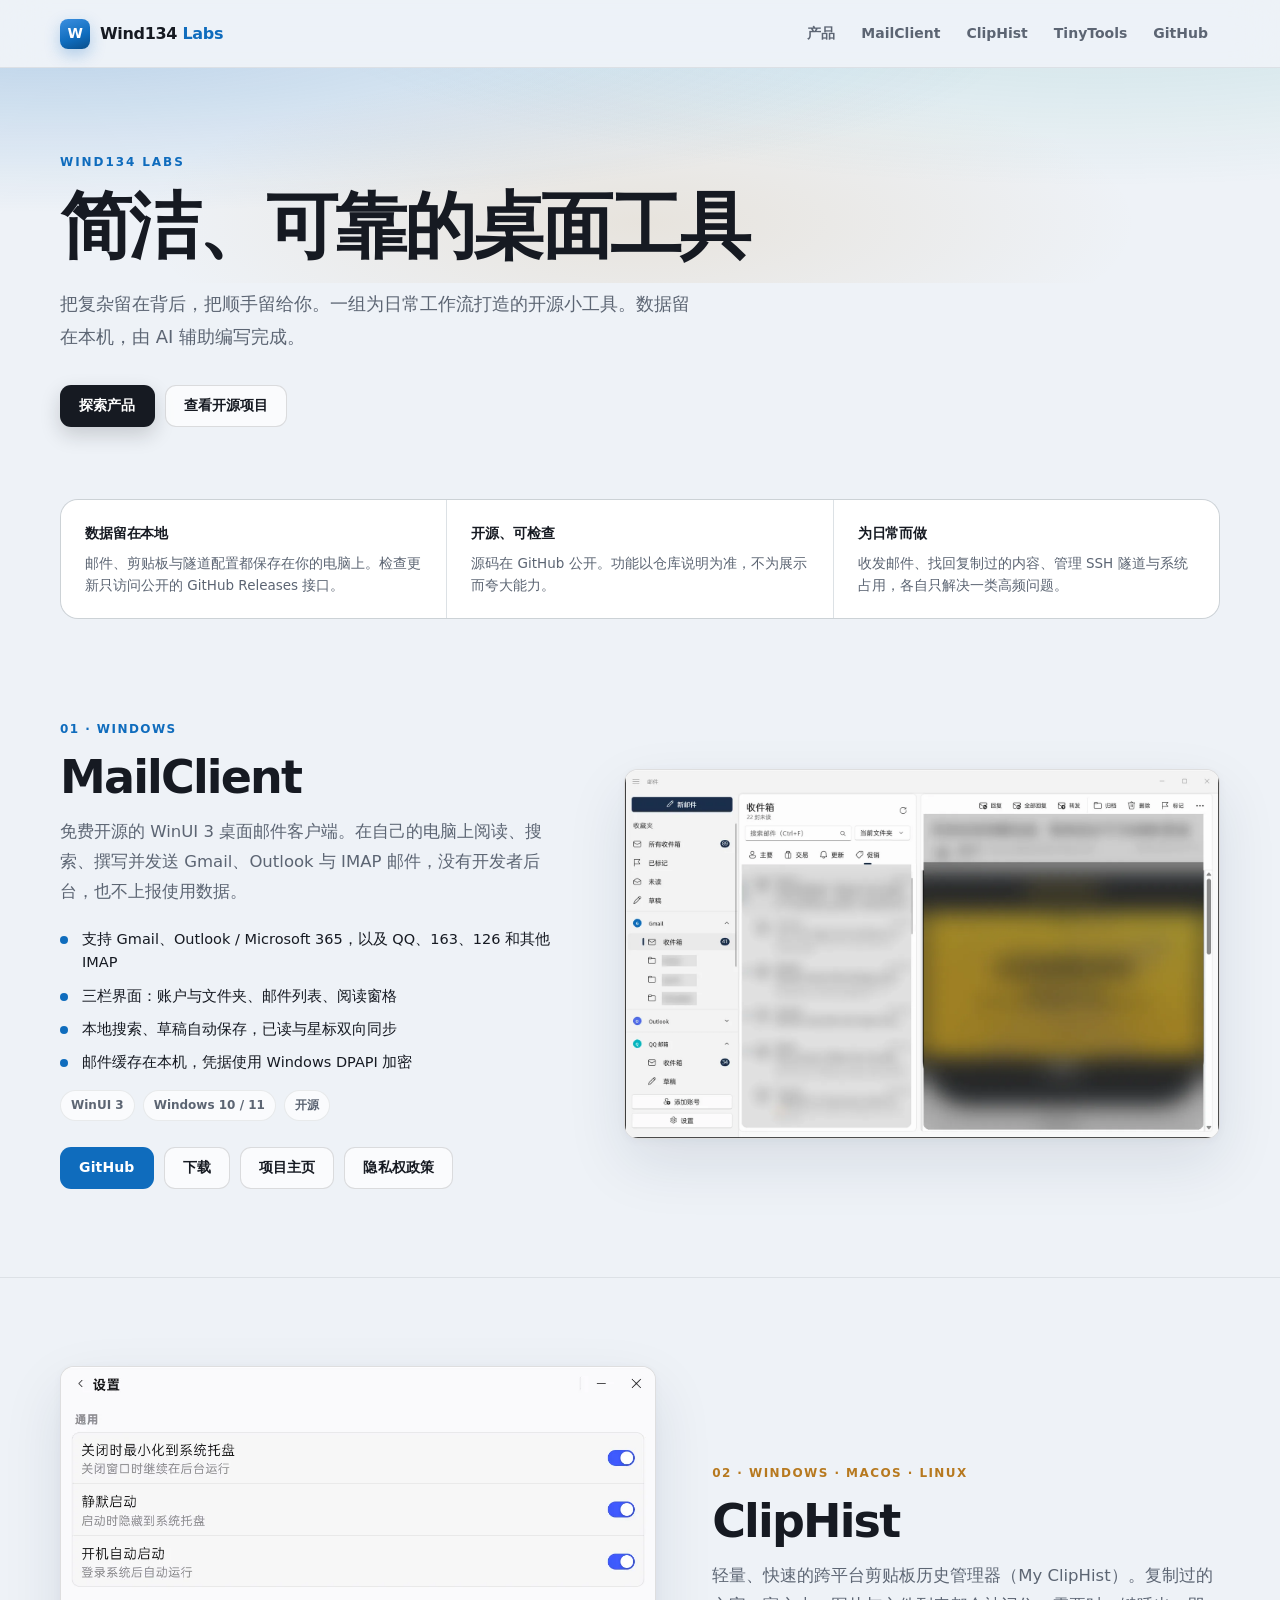
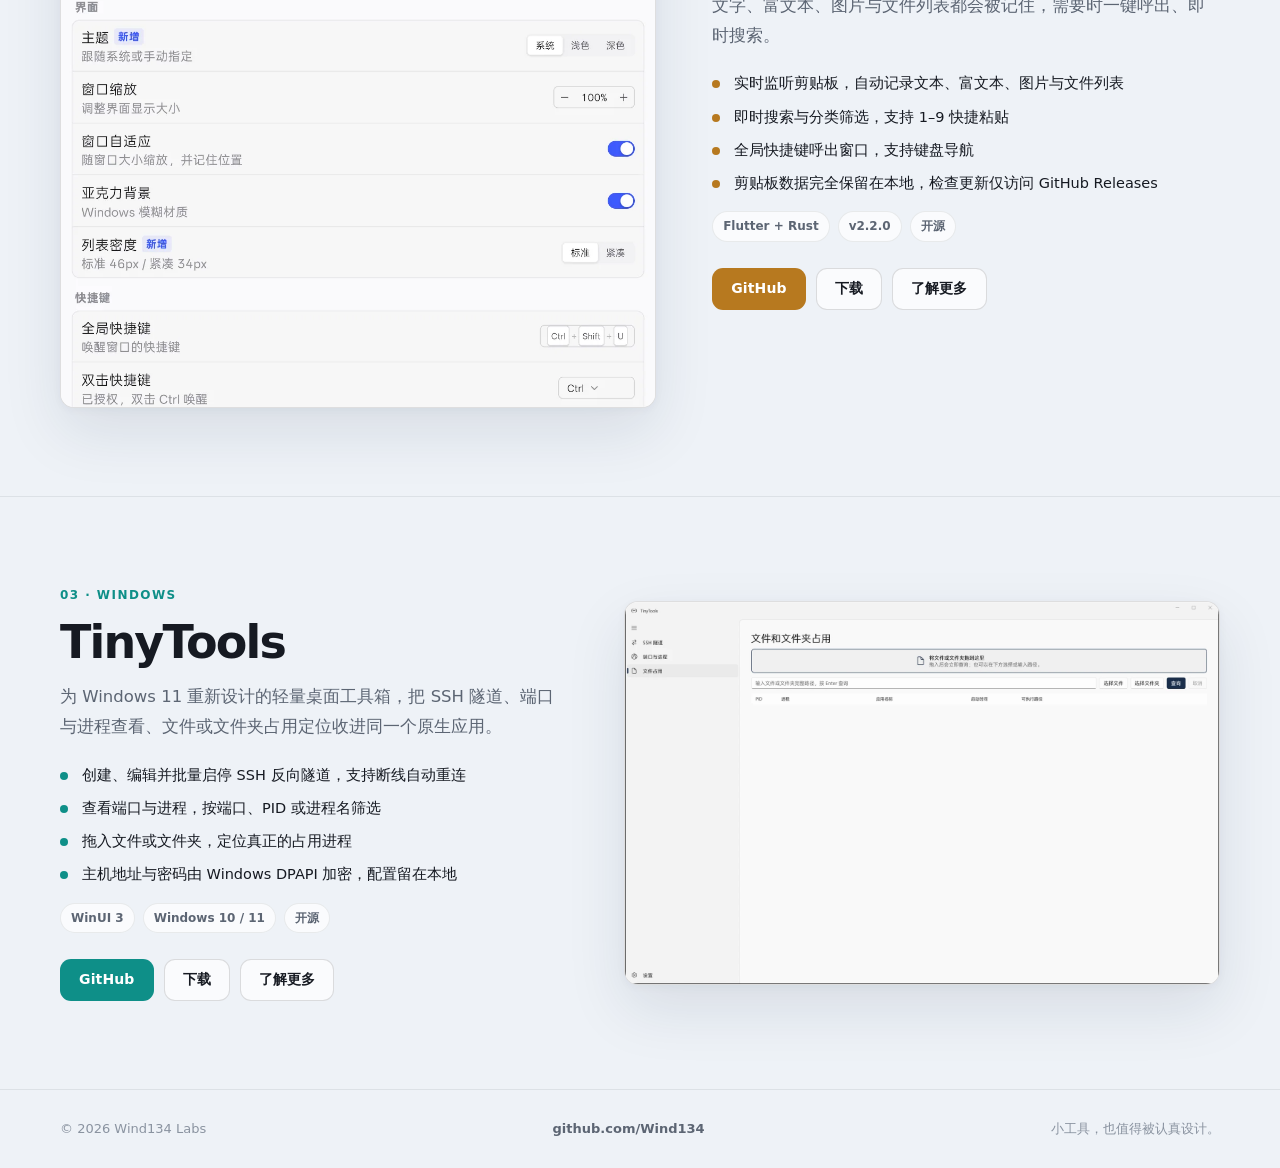
<file: index.html>
<!doctype html>
<html lang="zh-CN">
<head>
  <meta charset="utf-8">
  <meta name="viewport" content="width=device-width, initial-scale=1">
  <title>Wind134 Labs — 简洁、可靠的桌面工具</title>
  <meta name="description" content="Wind134 Labs：一组开源桌面工具。MailClient 本地邮件客户端、ClipHist 剪贴板历史，以及 TinyTools（SSH 隧道、端口与文件占用）。数据留在本机。">
  <meta name="theme-color" content="#eef2f7" media="(prefers-color-scheme: light)">
  <meta name="theme-color" content="#0b0f14" media="(prefers-color-scheme: dark)">
  <meta property="og:title" content="Wind134 Labs — 简洁、可靠的桌面工具">
  <meta property="og:description" content="MailClient、ClipHist 与 TinyTools：开源、本地、面向日常工作流的桌面工具。">
  <meta property="og:type" content="website">
  <meta property="og:url" content="https://wind134.github.io/site/">
  <meta property="og:image" content="https://wind134.github.io/site/assets/og-products.png">
  <meta property="og:image:width" content="1200">
  <meta property="og:image:height" content="630">
  <meta property="og:image:alt" content="Wind134 Labs — 简洁、可靠的桌面工具">
  <meta name="twitter:card" content="summary_large_image">
  <meta name="twitter:title" content="Wind134 Labs — 简洁、可靠的桌面工具">
  <meta name="twitter:description" content="MailClient、ClipHist 与 TinyTools：开源、本地、面向日常工作流的桌面工具。">
  <meta name="twitter:image" content="https://wind134.github.io/site/assets/og-products.png">
  <link rel="icon" href="./assets/favicon-32.png" type="image/png" sizes="32x32">
  <link rel="apple-touch-icon" href="./assets/favicon-192.png">
  <link rel="icon" href="./assets/tinytools.ico">
  <link rel="stylesheet" href="./assets/site.css">
</head>
<body>
  <a class="skip" href="#products">跳到产品</a>
  <header class="site-header">
    <a class="wordmark" href="./" aria-label="Wind134 Labs 首页">
      <span class="wordmark-mark">W</span>
      <span>Wind134 <b>Labs</b></span>
    </a>
    <nav aria-label="主导航">
      <a href="#products">产品</a>
      <a class="nav-hide" href="./mailclient/">MailClient</a>
      <a class="nav-hide" href="./cliphist/">ClipHist</a>
      <a class="nav-hide" href="./tinytools/">TinyTools</a>
      <a href="https://github.com/Wind134" target="_blank" rel="noopener">GitHub</a>
    </nav>
  </header>

  <main>
    <section class="hero">
      <div class="hero-inner">
        <p class="kicker">Wind134 Labs</p>
        <h1>简洁、可靠的<br class="break-sm">桌面工具</h1>
        <p class="hero-lead">把复杂留在背后，把顺手留给你。一组为日常工作流打造的开源小工具。数据留在本机，由 AI 辅助编写完成。</p>
        <div class="actions">
          <a class="btn btn-primary" href="#products">探索产品</a>
          <a class="btn btn-ghost" href="https://github.com/Wind134" target="_blank" rel="noopener">查看开源项目</a>
        </div>
      </div>
    </section>

    <section class="principles" aria-label="设计原则">
      <article>
        <h2>数据留在本地</h2>
        <p>邮件、剪贴板与隧道配置都保存在你的电脑上。检查更新只访问公开的 GitHub Releases 接口。</p>
      </article>
      <article>
        <h2>开源、可检查</h2>
        <p>源码在 GitHub 公开。功能以仓库说明为准，不为展示而夸大能力。</p>
      </article>
      <article>
        <h2>为日常而做</h2>
        <p>收发邮件、找回复制过的内容、管理 SSH 隧道与系统占用，各自只解决一类高频问题。</p>
      </article>
    </section>

    <div id="products">
      <section class="showcase mail" id="mailclient">
        <div class="showcase-copy">
          <p class="eyebrow">01  ·  Windows</p>
          <h2>MailClient</h2>
          <p class="lede">免费开源的 WinUI 3 桌面邮件客户端。在自己的电脑上阅读、搜索、撰写并发送 Gmail、Outlook 与 IMAP 邮件，没有开发者后台，也不上报使用数据。</p>
          <ul class="features">
            <li>支持 Gmail、Outlook / Microsoft 365，以及 QQ、163、126 和其他 IMAP</li>
            <li>三栏界面：账户与文件夹、邮件列表、阅读窗格</li>
            <li>本地搜索、草稿自动保存，已读与星标双向同步</li>
            <li>邮件缓存在本机，凭据使用 Windows DPAPI 加密</li>
          </ul>
          <div class="meta"><span>WinUI 3</span><span>Windows 10 / 11</span><span>开源</span></div>
          <div class="actions">
            <a class="btn btn-mail" href="https://github.com/Wind134/MailClient" target="_blank" rel="noopener">GitHub</a>
            <a class="btn btn-ghost" href="https://github.com/Wind134/MailClient/releases" target="_blank" rel="noopener">下载</a>
            <a class="btn btn-ghost" href="https://mailclient.forxray.top/" target="_blank" rel="noopener">项目主页</a>
            <a class="btn btn-ghost" href="https://mailclient.forxray.top/privacy.html" target="_blank" rel="noopener">隐私权政策</a>
          </div>
        </div>
        <figure class="shot">
          <div class="shot-frame">
            <a href="./assets/screenshots/mailclient.png" data-zoom aria-label="放大 MailClient 截图">
              <picture>
                <source type="image/webp" srcset="./assets/screenshots/mailclient.webp">
                <img src="./assets/screenshots/mailclient.png" width="1600" height="990" alt="MailClient 三栏主界面：左侧账户与文件夹、中间邮件列表、右侧阅读窗格。账号名称与邮件内容已脱敏。">
              </picture>
            </a>
          </div>
        </figure>
      </section>

      <section class="showcase clip" id="cliphist">
        <div class="showcase-copy">
          <p class="eyebrow">02  ·  Windows · macOS · Linux</p>
          <h2>ClipHist</h2>
          <p class="lede">轻量、快速的跨平台剪贴板历史管理器（My ClipHist）。复制过的文字、富文本、图片与文件列表都会被记住，需要时一键呼出、即时搜索。</p>
          <ul class="features">
            <li>实时监听剪贴板，自动记录文本、富文本、图片与文件列表</li>
            <li>即时搜索与分类筛选，支持 1–9 快捷粘贴</li>
            <li>全局快捷键呼出窗口，支持键盘导航</li>
            <li>剪贴板数据完全保留在本地，检查更新仅访问 GitHub Releases</li>
          </ul>
          <div class="meta"><span>Flutter + Rust</span><span>v2.2.0</span><span>开源</span></div>
          <div class="actions">
            <a class="btn btn-clip" href="https://github.com/Wind134/cliphist" target="_blank" rel="noopener">GitHub</a>
            <a class="btn btn-ghost" href="https://github.com/Wind134/cliphist/releases" target="_blank" rel="noopener">下载</a>
            <a class="btn btn-ghost" href="./cliphist/">了解更多</a>
          </div>
        </div>
        <figure class="shot">
          <div class="shot-frame clip-shot">
            <a href="./assets/screenshots/cliphist.png" data-zoom aria-label="放大 ClipHist 截图">
              <picture>
                <source type="image/webp" srcset="./assets/screenshots/cliphist.webp">
                <img src="./assets/screenshots/cliphist.png" width="1117" height="1678" alt="My ClipHist 设置页：通用、界面、快捷键、数据与关于，当前版本 2.2.0。">
              </picture>
            </a>
          </div>
        </figure>
      </section>

      <section class="showcase tiny" id="tinytools">
        <div class="showcase-copy">
          <p class="eyebrow">03  ·  Windows</p>
          <h2>TinyTools</h2>
          <p class="lede">为 Windows 11 重新设计的轻量桌面工具箱，把 SSH 隧道、端口与进程查看、文件或文件夹占用定位收进同一个原生应用。</p>
          <ul class="features">
            <li>创建、编辑并批量启停 SSH 反向隧道，支持断线自动重连</li>
            <li>查看端口与进程，按端口、PID 或进程名筛选</li>
            <li>拖入文件或文件夹，定位真正的占用进程</li>
            <li>主机地址与密码由 Windows DPAPI 加密，配置留在本地</li>
          </ul>
          <div class="meta"><span>WinUI 3</span><span>Windows 10 / 11</span><span>开源</span></div>
          <div class="actions">
            <a class="btn btn-tiny" href="https://github.com/Wind134/SSH-Tunnel-Manager" target="_blank" rel="noopener">GitHub</a>
            <a class="btn btn-ghost" href="https://github.com/Wind134/SSH-Tunnel-Manager/releases" target="_blank" rel="noopener">下载</a>
            <a class="btn btn-ghost" href="./tinytools/">了解更多</a>
          </div>
        </div>
        <figure class="shot" data-screenshot="ssh-tunnel-manager" data-base="./assets/screenshots/" data-alt="TinyTools 应用界面截图。">
          <div class="shot-frame is-placeholder">
            <div class="shot-placeholder">
              <div class="mark" aria-hidden="true">T</div>
              <h3>TinyTools</h3>
              <p>截图即将更新</p>
            </div>
          </div>
        </figure>
      </section>
    </div>
  </main>

  <footer class="site-footer">
    <span>© 2026 Wind134 Labs</span>
    <a href="https://github.com/Wind134" target="_blank" rel="noopener">github.com/Wind134</a>
    <span>小工具，也值得被认真设计。</span>
  </footer>
  <script src="./assets/site.js" defer></script>
</body>
</html>
</file>
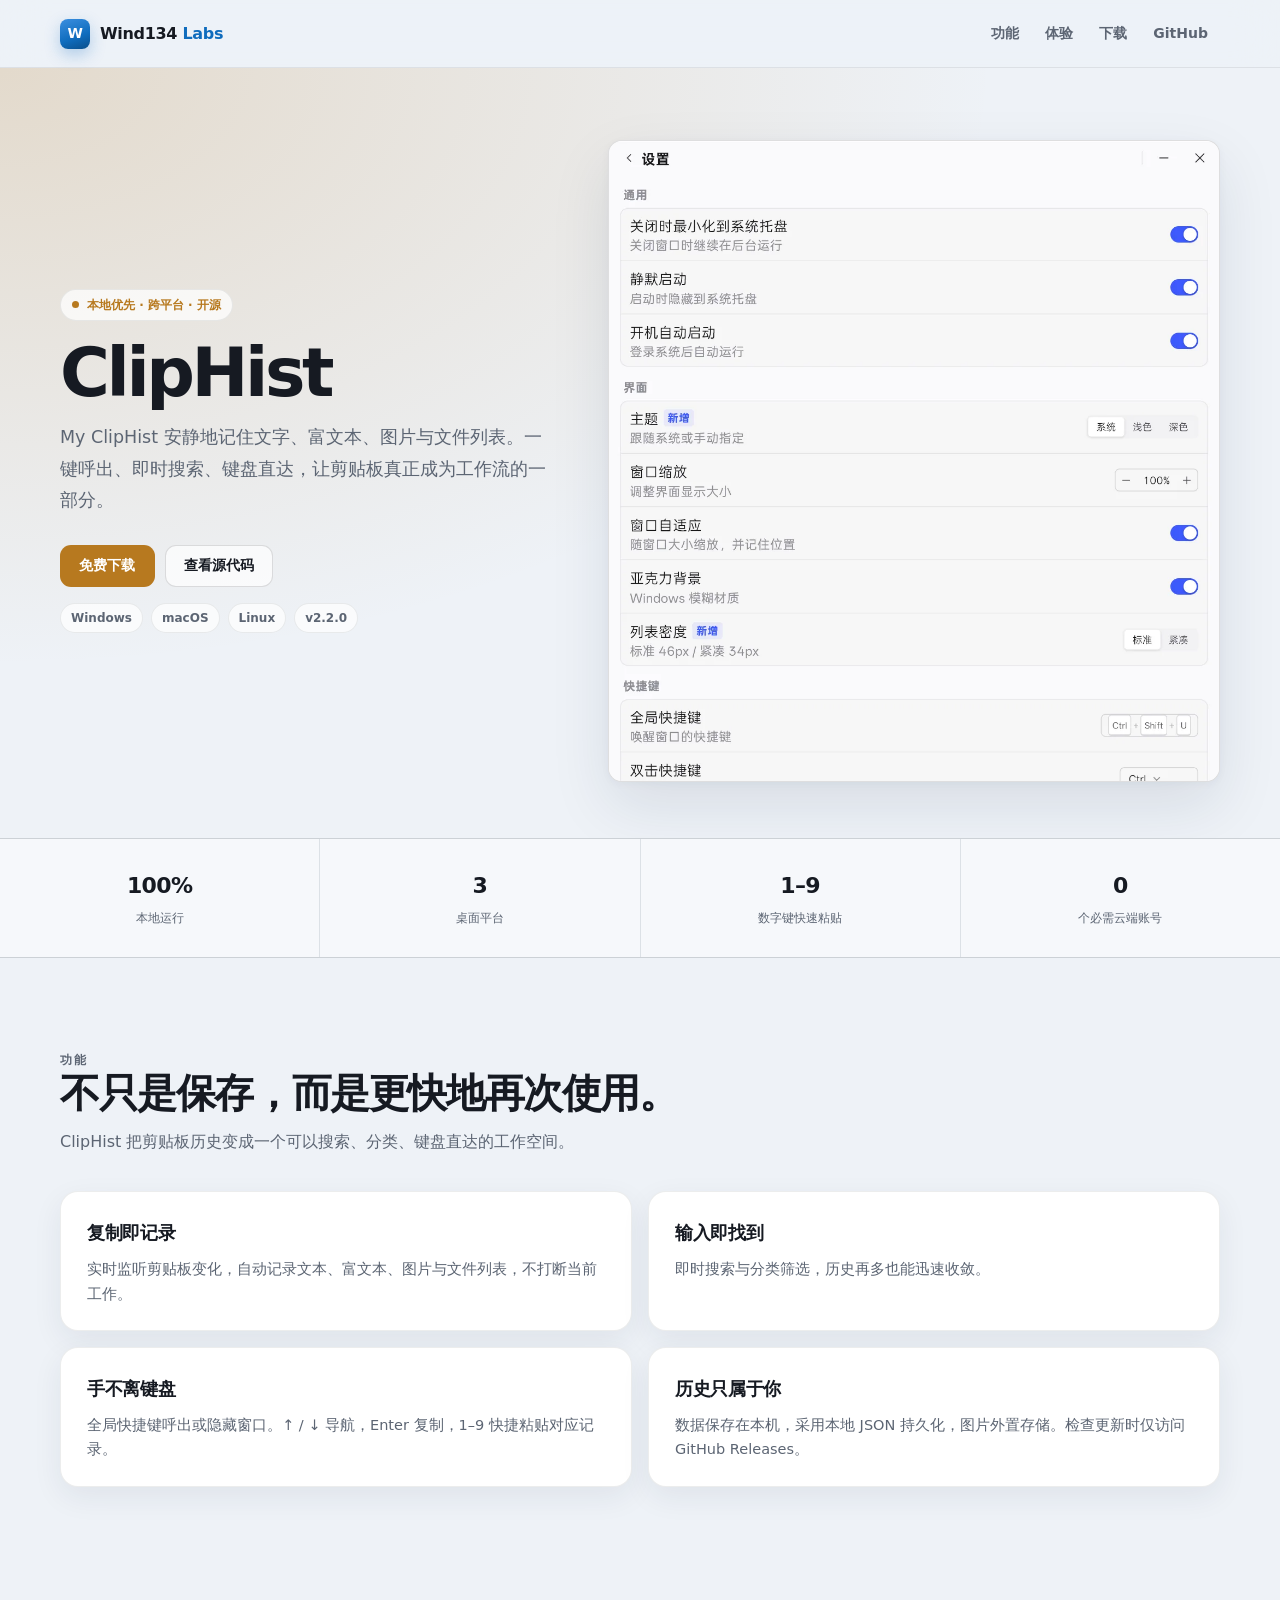
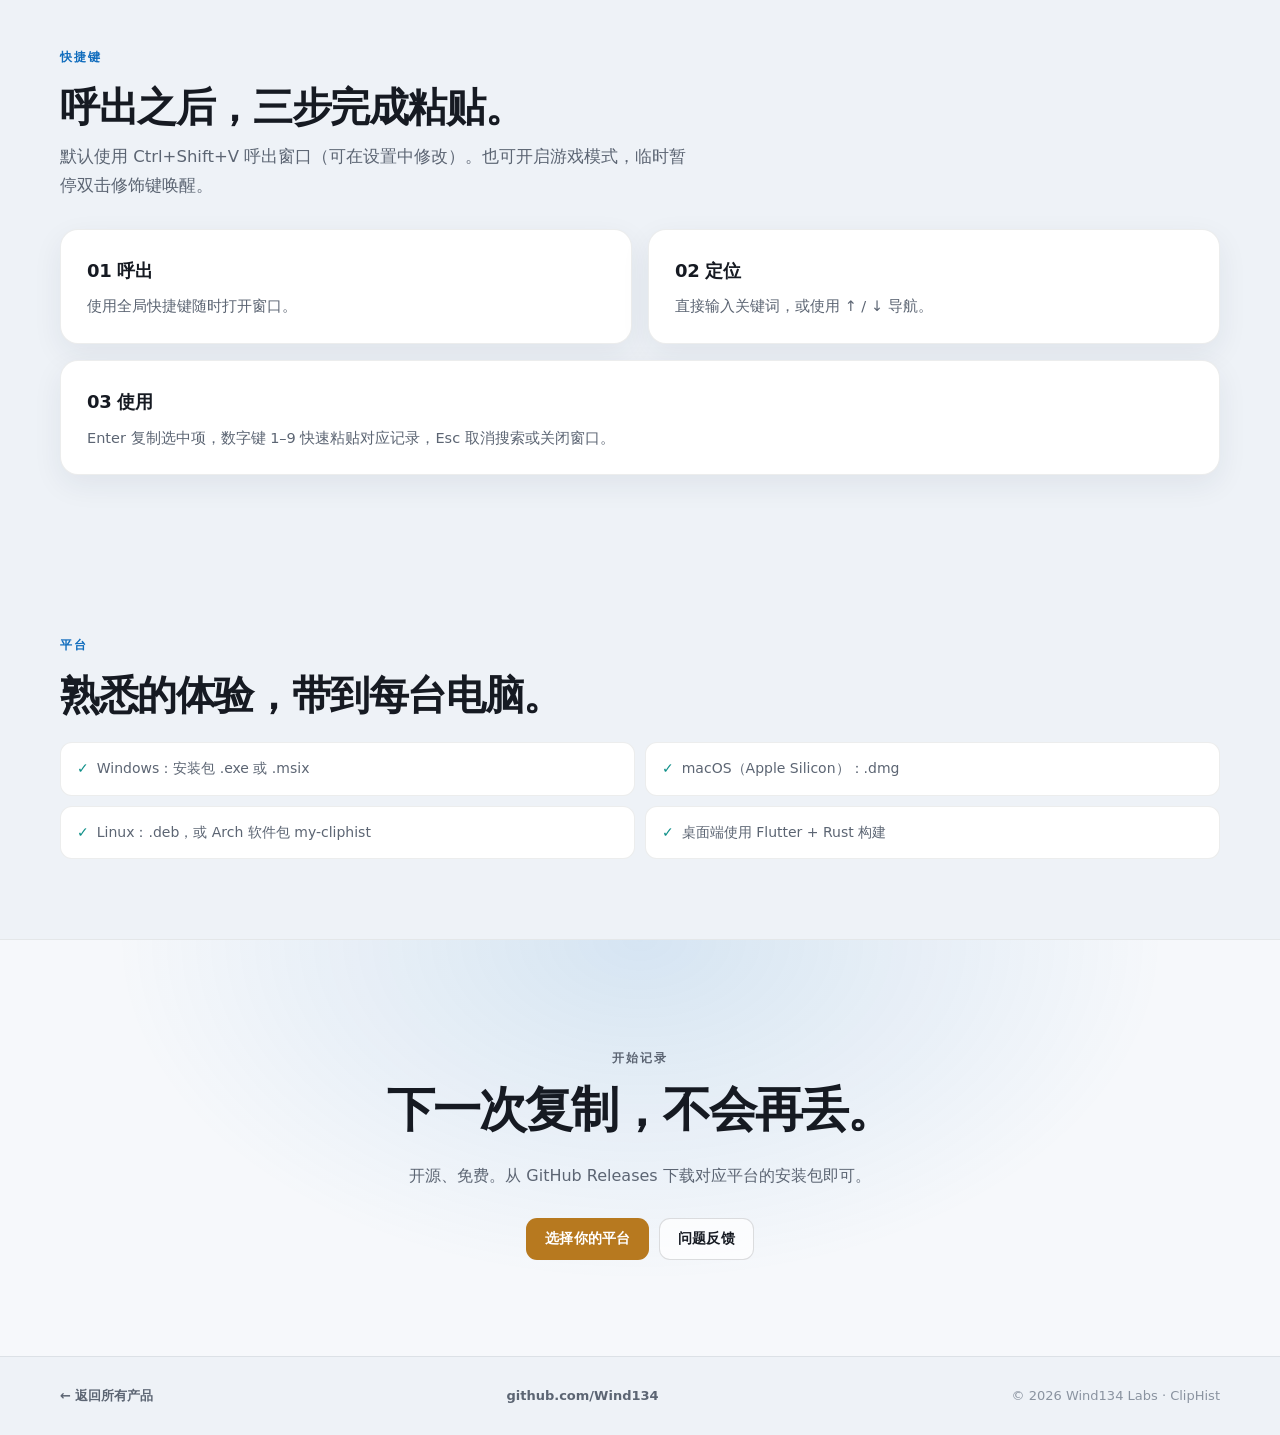
<file: cliphist/index.html>
<!doctype html>
<html lang="zh-CN">
<head>
  <meta charset="utf-8">
  <meta name="viewport" content="width=device-width, initial-scale=1">
  <title>ClipHist — 复制过的，随时找回来</title>
  <meta name="description" content="ClipHist（My ClipHist）是一款轻量、快速、完全本地运行的跨平台剪贴板历史管理器，支持 Windows、macOS 与 Linux。">
  <meta name="theme-color" content="#eef2f7" media="(prefers-color-scheme: light)">
  <meta name="theme-color" content="#0b0f14" media="(prefers-color-scheme: dark)">
  <meta property="og:title" content="ClipHist — 复制过的，随时找回来">
  <meta property="og:description" content="轻量、快速、完全本地运行的跨平台剪贴板历史管理器。">
  <meta property="og:type" content="website">
  <meta property="og:url" content="https://wind134.github.io/site/cliphist/">
  <meta property="og:image" content="https://wind134.github.io/site/cliphist/og-card.png">
  <meta property="og:image:width" content="1200">
  <meta property="og:image:height" content="630">
  <meta property="og:image:alt" content="ClipHist — 复制过的，随时找回来">
  <meta name="twitter:card" content="summary_large_image">
  <meta name="twitter:title" content="ClipHist — 复制过的，随时找回来">
  <meta name="twitter:description" content="轻量、快速、完全本地运行的跨平台剪贴板历史管理器。">
  <meta name="twitter:image" content="https://wind134.github.io/site/cliphist/og-card.png">
  <link rel="icon" href="../assets/favicon-32.png" type="image/png" sizes="32x32">
  <link rel="apple-touch-icon" href="../assets/favicon-192.png">
  <link rel="stylesheet" href="../assets/site.css">
</head>
<body>
  <a class="skip" href="#features">跳到功能</a>
  <header class="site-header">
    <a class="wordmark" href="../" aria-label="返回 Wind134 Labs 首页">
      <span class="wordmark-mark">W</span>
      <span>Wind134 <b>Labs</b></span>
    </a>
    <nav aria-label="主导航">
      <a href="#features">功能</a>
      <a class="nav-hide" href="#experience">体验</a>
      <a href="#download">下载</a>
      <a href="https://github.com/Wind134/cliphist" target="_blank" rel="noopener">GitHub</a>
    </nav>
  </header>

  <main>
    <section class="page-hero page-clip">
      <div class="page-hero-inner">
        <div>
          <div class="badge"><i></i> 本地优先 · 跨平台 · 开源</div>
          <h1>ClipHist</h1>
          <p class="lede">My ClipHist 安静地记住文字、富文本、图片与文件列表。一键呼出、即时搜索、键盘直达，让剪贴板真正成为工作流的一部分。</p>
          <div class="actions">
            <a class="btn btn-clip" href="https://github.com/Wind134/cliphist/releases" target="_blank" rel="noopener">免费下载</a>
            <a class="btn btn-ghost" href="https://github.com/Wind134/cliphist" target="_blank" rel="noopener">查看源代码</a>
          </div>
          <div class="meta"><span>Windows</span><span>macOS</span><span>Linux</span><span>v2.2.0</span></div>
        </div>
        <figure class="shot">
          <div class="shot-frame clip-shot">
            <a href="../assets/screenshots/cliphist.png" data-zoom aria-label="放大 ClipHist 截图">
              <picture>
                <source type="image/webp" srcset="../assets/screenshots/cliphist.webp">
                <img src="../assets/screenshots/cliphist.png" width="1117" height="1678" alt="My ClipHist 设置页，版本 2.2.0。">
              </picture>
            </a>
          </div>
        </figure>
      </div>
    </section>

    <section class="trust" aria-label="产品要点">
      <div><strong>100%</strong><span>本地运行</span></div>
      <div><strong>3</strong><span>桌面平台</span></div>
      <div><strong>1–9</strong><span>数字键快速粘贴</span></div>
      <div><strong>0</strong><span>个必需云端账号</span></div>
    </section>

    <section class="section" id="features">
      <div class="section-head">
        <p class="kicker">功能</p>
        <h2>不只是保存，而是更快地再次使用。</h2>
        <p>ClipHist 把剪贴板历史变成一个可以搜索、分类、键盘直达的工作空间。</p>
      </div>
      <div class="bento">
        <article class="card">
          <h3>复制即记录</h3>
          <p>实时监听剪贴板变化，自动记录文本、富文本、图片与文件列表，不打断当前工作。</p>
        </article>
        <article class="card">
          <h3>输入即找到</h3>
          <p>即时搜索与分类筛选，历史再多也能迅速收敛。</p>
        </article>
        <article class="card">
          <h3>手不离键盘</h3>
          <p>全局快捷键呼出或隐藏窗口。↑ / ↓ 导航，Enter 复制，1–9 快捷粘贴对应记录。</p>
        </article>
        <article class="card">
          <h3>历史只属于你</h3>
          <p>数据保存在本机，采用本地 JSON 持久化，图片外置存储。检查更新时仅访问 GitHub Releases。</p>
        </article>
      </div>
    </section>

    <section class="section" id="experience">
      <p class="kicker">快捷键</p>
      <h2>呼出之后，三步完成粘贴。</h2>
      <p class="lede">默认使用 Ctrl+Shift+V 呼出窗口（可在设置中修改）。也可开启游戏模式，临时暂停双击修饰键唤醒。</p>
      <div class="bento" style="margin-top:28px">
        <article class="card">
          <h3>01  呼出</h3>
          <p>使用全局快捷键随时打开窗口。</p>
        </article>
        <article class="card">
          <h3>02  定位</h3>
          <p>直接输入关键词，或使用 ↑ / ↓ 导航。</p>
        </article>
        <article class="card wide">
          <h3>03  使用</h3>
          <p>Enter 复制选中项，数字键 1–9 快速粘贴对应记录，Esc 取消搜索或关闭窗口。</p>
        </article>
      </div>
    </section>

    <section class="section req">
      <p class="kicker">平台</p>
      <h2>熟悉的体验，带到每台电脑。</h2>
      <ul>
        <li>Windows：安装包 .exe 或 .msix</li>
        <li>macOS（Apple Silicon）：.dmg</li>
        <li>Linux：.deb，或 Arch 软件包 my-cliphist</li>
        <li>桌面端使用 Flutter + Rust 构建</li>
      </ul>
    </section>

    <section class="download" id="download">
      <p class="kicker">开始记录</p>
      <h2>下一次复制，不会再丢。</h2>
      <p>开源、免费。从 GitHub Releases 下载对应平台的安装包即可。</p>
      <div class="actions">
        <a class="btn btn-clip" href="https://github.com/Wind134/cliphist/releases" target="_blank" rel="noopener">选择你的平台</a>
        <a class="btn btn-ghost" href="https://github.com/Wind134/cliphist/issues" target="_blank" rel="noopener">问题反馈</a>
      </div>
    </section>
  </main>

  <footer class="site-footer">
    <a href="../">← 返回所有产品</a>
    <a href="https://github.com/Wind134" target="_blank" rel="noopener">github.com/Wind134</a>
    <span>© 2026 Wind134 Labs · ClipHist</span>
  </footer>
  <script src="../assets/site.js" defer></script>
</body>
</html>
</file>
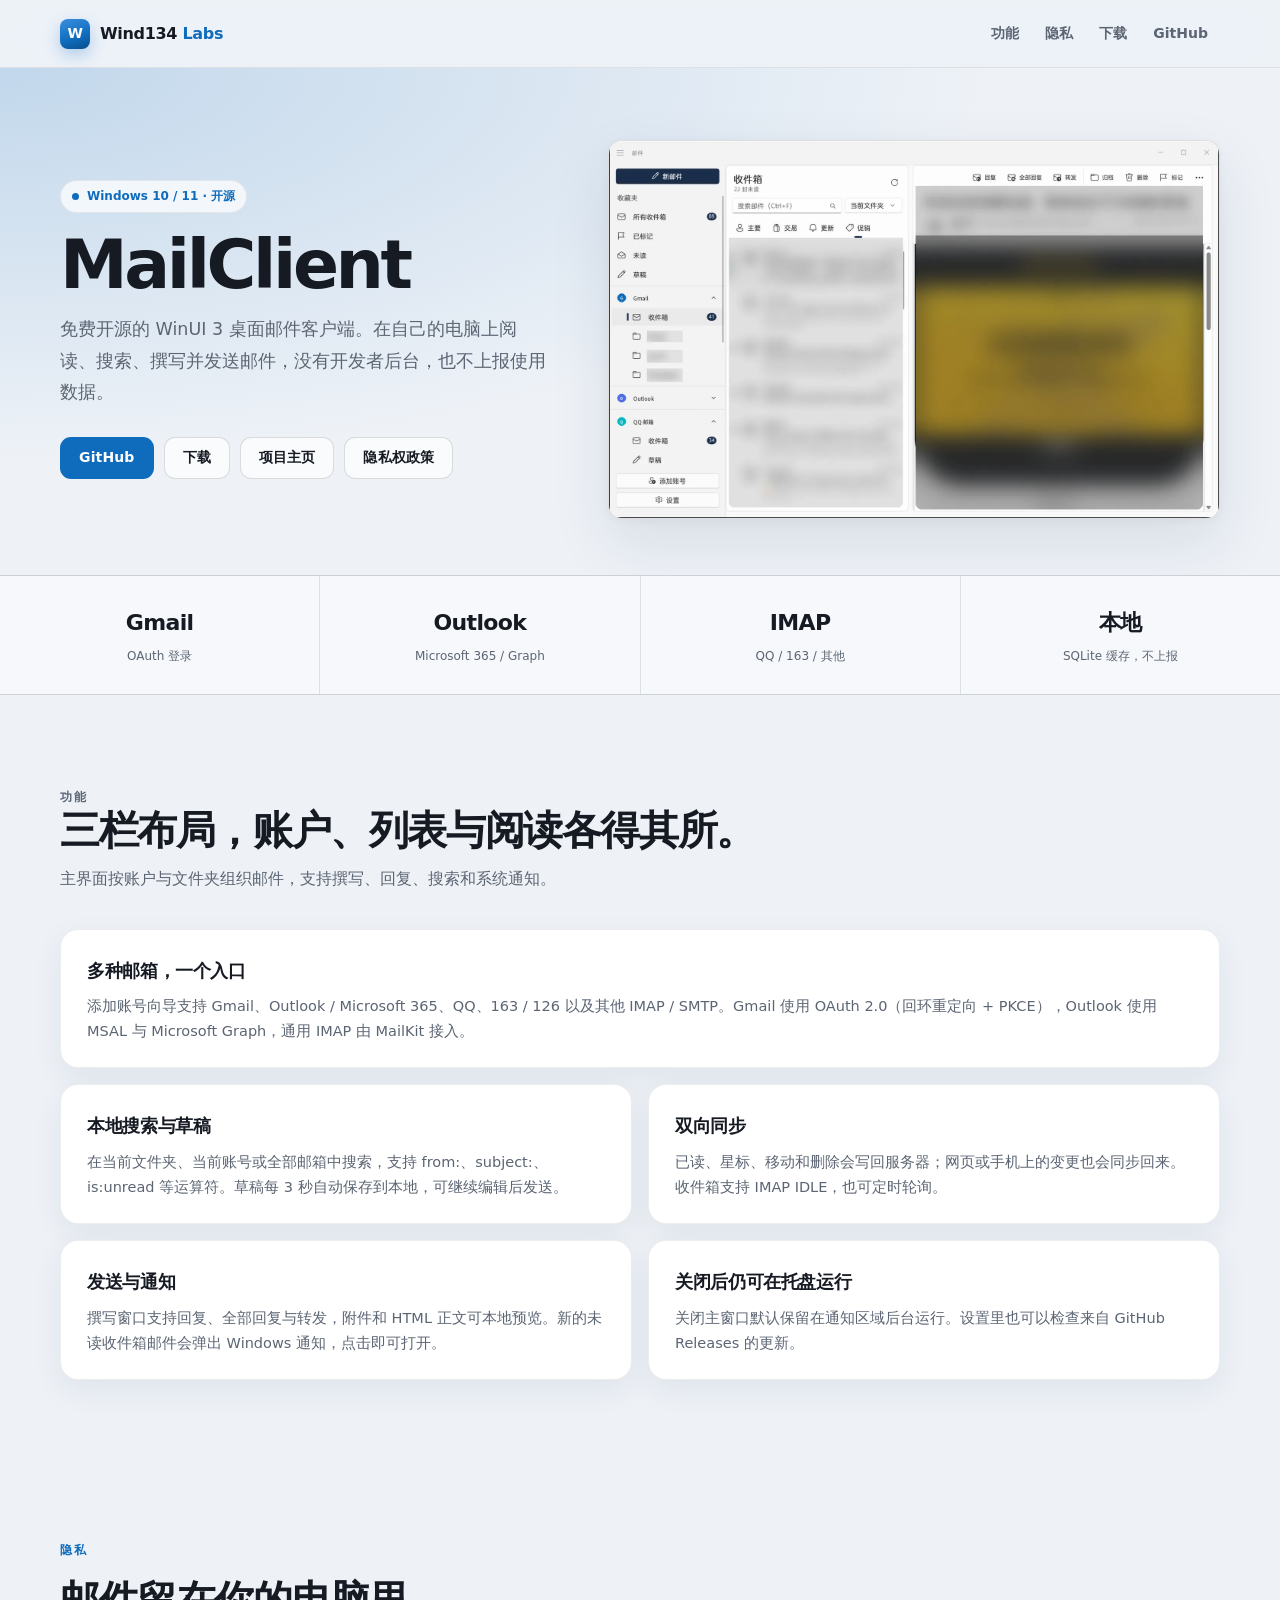
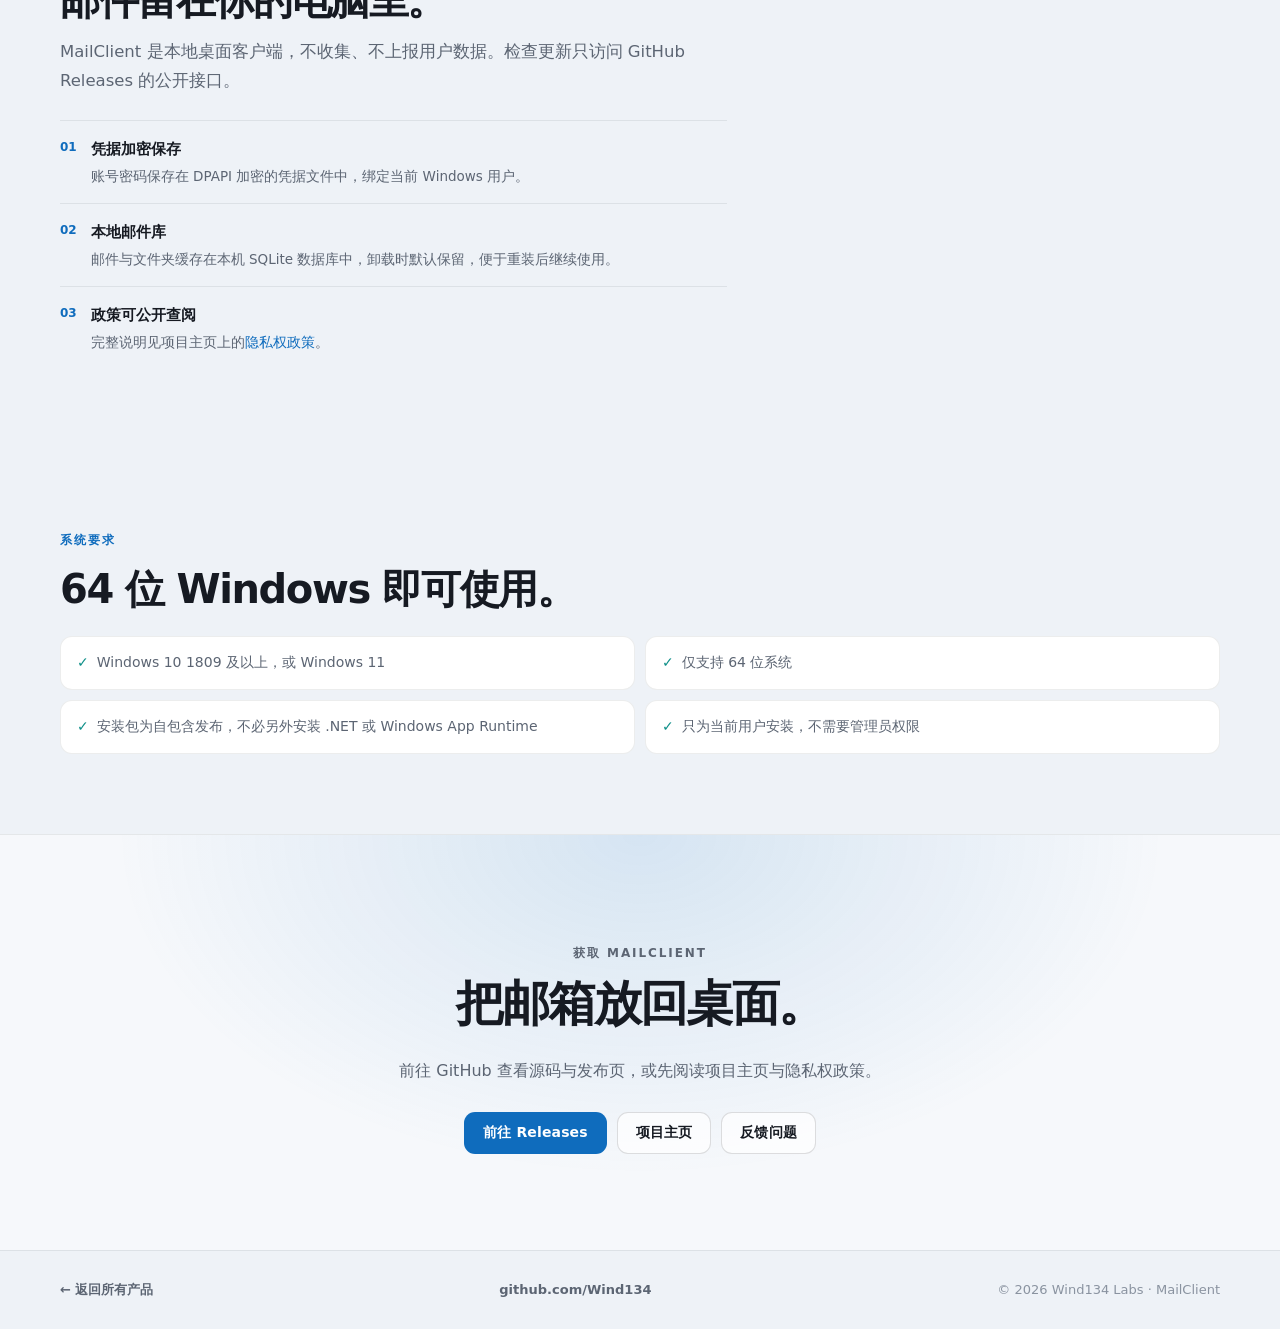
<file: mailclient/index.html>
<!doctype html>
<html lang="zh-CN">
<head>
  <meta charset="utf-8">
  <meta name="viewport" content="width=device-width, initial-scale=1">
  <title>MailClient — 本地运行的 Windows 桌面邮件客户端</title>
  <meta name="description" content="MailClient 是免费开源的 WinUI 3 桌面邮件客户端，支持 Gmail、Outlook 与 IMAP。邮件缓存在本机，不收集、不上报用户数据。">
  <meta name="theme-color" content="#eef2f7" media="(prefers-color-scheme: light)">
  <meta name="theme-color" content="#0b0f14" media="(prefers-color-scheme: dark)">
  <meta property="og:title" content="MailClient — 本地运行的 Windows 桌面邮件客户端">
  <meta property="og:description" content="在自己的电脑上阅读、搜索、撰写并发送 Gmail、Outlook 与 IMAP 邮件。">
  <meta property="og:type" content="website">
  <meta property="og:url" content="https://wind134.github.io/site/mailclient/">
  <meta property="og:image" content="https://wind134.github.io/site/assets/og-products.png">
  <meta name="twitter:card" content="summary_large_image">
  <link rel="icon" href="../assets/favicon-32.png" type="image/png" sizes="32x32">
  <link rel="apple-touch-icon" href="../assets/favicon-192.png">
  <link rel="stylesheet" href="../assets/site.css">
</head>
<body>
  <a class="skip" href="#features">跳到功能</a>
  <header class="site-header">
    <a class="wordmark" href="../" aria-label="返回 Wind134 Labs 首页">
      <span class="wordmark-mark">W</span>
      <span>Wind134 <b>Labs</b></span>
    </a>
    <nav aria-label="主导航">
      <a href="#features">功能</a>
      <a href="#privacy">隐私</a>
      <a href="#download">下载</a>
      <a href="https://github.com/Wind134/MailClient" target="_blank" rel="noopener">GitHub</a>
    </nav>
  </header>

  <main>
    <section class="page-hero page-mail">
      <div class="page-hero-inner">
        <div>
          <div class="badge"><i></i> Windows 10 / 11 · 开源</div>
          <h1>MailClient</h1>
          <p class="lede">免费开源的 WinUI 3 桌面邮件客户端。在自己的电脑上阅读、搜索、撰写并发送邮件，没有开发者后台，也不上报使用数据。</p>
          <div class="actions">
            <a class="btn btn-mail" href="https://github.com/Wind134/MailClient" target="_blank" rel="noopener">GitHub</a>
            <a class="btn btn-ghost" href="https://github.com/Wind134/MailClient/releases" target="_blank" rel="noopener">下载</a>
            <a class="btn btn-ghost" href="https://mailclient.forxray.top/" target="_blank" rel="noopener">项目主页</a>
            <a class="btn btn-ghost" href="https://mailclient.forxray.top/privacy.html" target="_blank" rel="noopener">隐私权政策</a>
          </div>
        </div>
        <figure class="shot">
          <div class="shot-frame">
            <a href="../assets/screenshots/mailclient.png" data-zoom aria-label="放大 MailClient 截图">
              <picture>
                <source type="image/webp" srcset="../assets/screenshots/mailclient.webp">
                <img src="../assets/screenshots/mailclient.png" width="1600" height="990" alt="MailClient 三栏主界面。账号名称与邮件内容已脱敏。">
              </picture>
            </a>
          </div>
        </figure>
      </div>
    </section>

    <section class="trust" aria-label="产品要点">
      <div><strong>Gmail</strong><span>OAuth 登录</span></div>
      <div><strong>Outlook</strong><span>Microsoft 365 / Graph</span></div>
      <div><strong>IMAP</strong><span>QQ / 163 / 其他</span></div>
      <div><strong>本地</strong><span>SQLite 缓存，不上报</span></div>
    </section>

    <section class="section" id="features">
      <div class="section-head">
        <p class="kicker">功能</p>
        <h2>三栏布局，账户、列表与阅读各得其所。</h2>
        <p>主界面按账户与文件夹组织邮件，支持撰写、回复、搜索和系统通知。</p>
      </div>
      <div class="bento">
        <article class="card wide">
          <h3>多种邮箱，一个入口</h3>
          <p>添加账号向导支持 Gmail、Outlook / Microsoft 365、QQ、163 / 126 以及其他 IMAP / SMTP。Gmail 使用 OAuth 2.0（回环重定向 + PKCE），Outlook 使用 MSAL 与 Microsoft Graph，通用 IMAP 由 MailKit 接入。</p>
        </article>
        <article class="card">
          <h3>本地搜索与草稿</h3>
          <p>在当前文件夹、当前账号或全部邮箱中搜索，支持 from:、subject:、is:unread 等运算符。草稿每 3 秒自动保存到本地，可继续编辑后发送。</p>
        </article>
        <article class="card">
          <h3>双向同步</h3>
          <p>已读、星标、移动和删除会写回服务器；网页或手机上的变更也会同步回来。收件箱支持 IMAP IDLE，也可定时轮询。</p>
        </article>
        <article class="card">
          <h3>发送与通知</h3>
          <p>撰写窗口支持回复、全部回复与转发，附件和 HTML 正文可本地预览。新的未读收件箱邮件会弹出 Windows 通知，点击即可打开。</p>
        </article>
        <article class="card">
          <h3>关闭后仍可在托盘运行</h3>
          <p>关闭主窗口默认保留在通知区域后台运行。设置里也可以检查来自 GitHub Releases 的更新。</p>
        </article>
      </div>
    </section>

    <section class="section" id="privacy">
      <div class="security">
        <div>
          <p class="kicker">隐私</p>
          <h2>邮件留在你的电脑里。</h2>
          <p class="lede">MailClient 是本地桌面客户端，不收集、不上报用户数据。检查更新只访问 GitHub Releases 的公开接口。</p>
          <ul>
            <li><span>01</span><div><b>凭据加密保存</b><small>账号密码保存在 DPAPI 加密的凭据文件中，绑定当前 Windows 用户。</small></div></li>
            <li><span>02</span><div><b>本地邮件库</b><small>邮件与文件夹缓存在本机 SQLite 数据库中，卸载时默认保留，便于重装后继续使用。</small></div></li>
            <li><span>03</span><div><b>政策可公开查阅</b><small>完整说明见项目主页上的<a href="https://mailclient.forxray.top/privacy.html">隐私权政策</a>。</small></div></li>
          </ul>
        </div>
      </div>
    </section>

    <section class="section req">
      <p class="kicker">系统要求</p>
      <h2>64 位 Windows 即可使用。</h2>
      <ul>
        <li>Windows 10 1809 及以上，或 Windows 11</li>
        <li>仅支持 64 位系统</li>
        <li>安装包为自包含发布，不必另外安装 .NET 或 Windows App Runtime</li>
        <li>只为当前用户安装，不需要管理员权限</li>
      </ul>
    </section>

    <section class="download" id="download">
      <p class="kicker">获取 MailClient</p>
      <h2>把邮箱放回桌面。</h2>
      <p>前往 GitHub 查看源码与发布页，或先阅读项目主页与隐私权政策。</p>
      <div class="actions">
        <a class="btn btn-mail" href="https://github.com/Wind134/MailClient/releases" target="_blank" rel="noopener">前往 Releases</a>
        <a class="btn btn-ghost" href="https://mailclient.forxray.top/" target="_blank" rel="noopener">项目主页</a>
        <a class="btn btn-ghost" href="https://github.com/Wind134/MailClient/issues" target="_blank" rel="noopener">反馈问题</a>
      </div>
    </section>
  </main>

  <footer class="site-footer">
    <a href="../">← 返回所有产品</a>
    <a href="https://github.com/Wind134" target="_blank" rel="noopener">github.com/Wind134</a>
    <span>© 2026 Wind134 Labs · MailClient</span>
  </footer>
  <script src="../assets/site.js" defer></script>
</body>
</html>
</file>
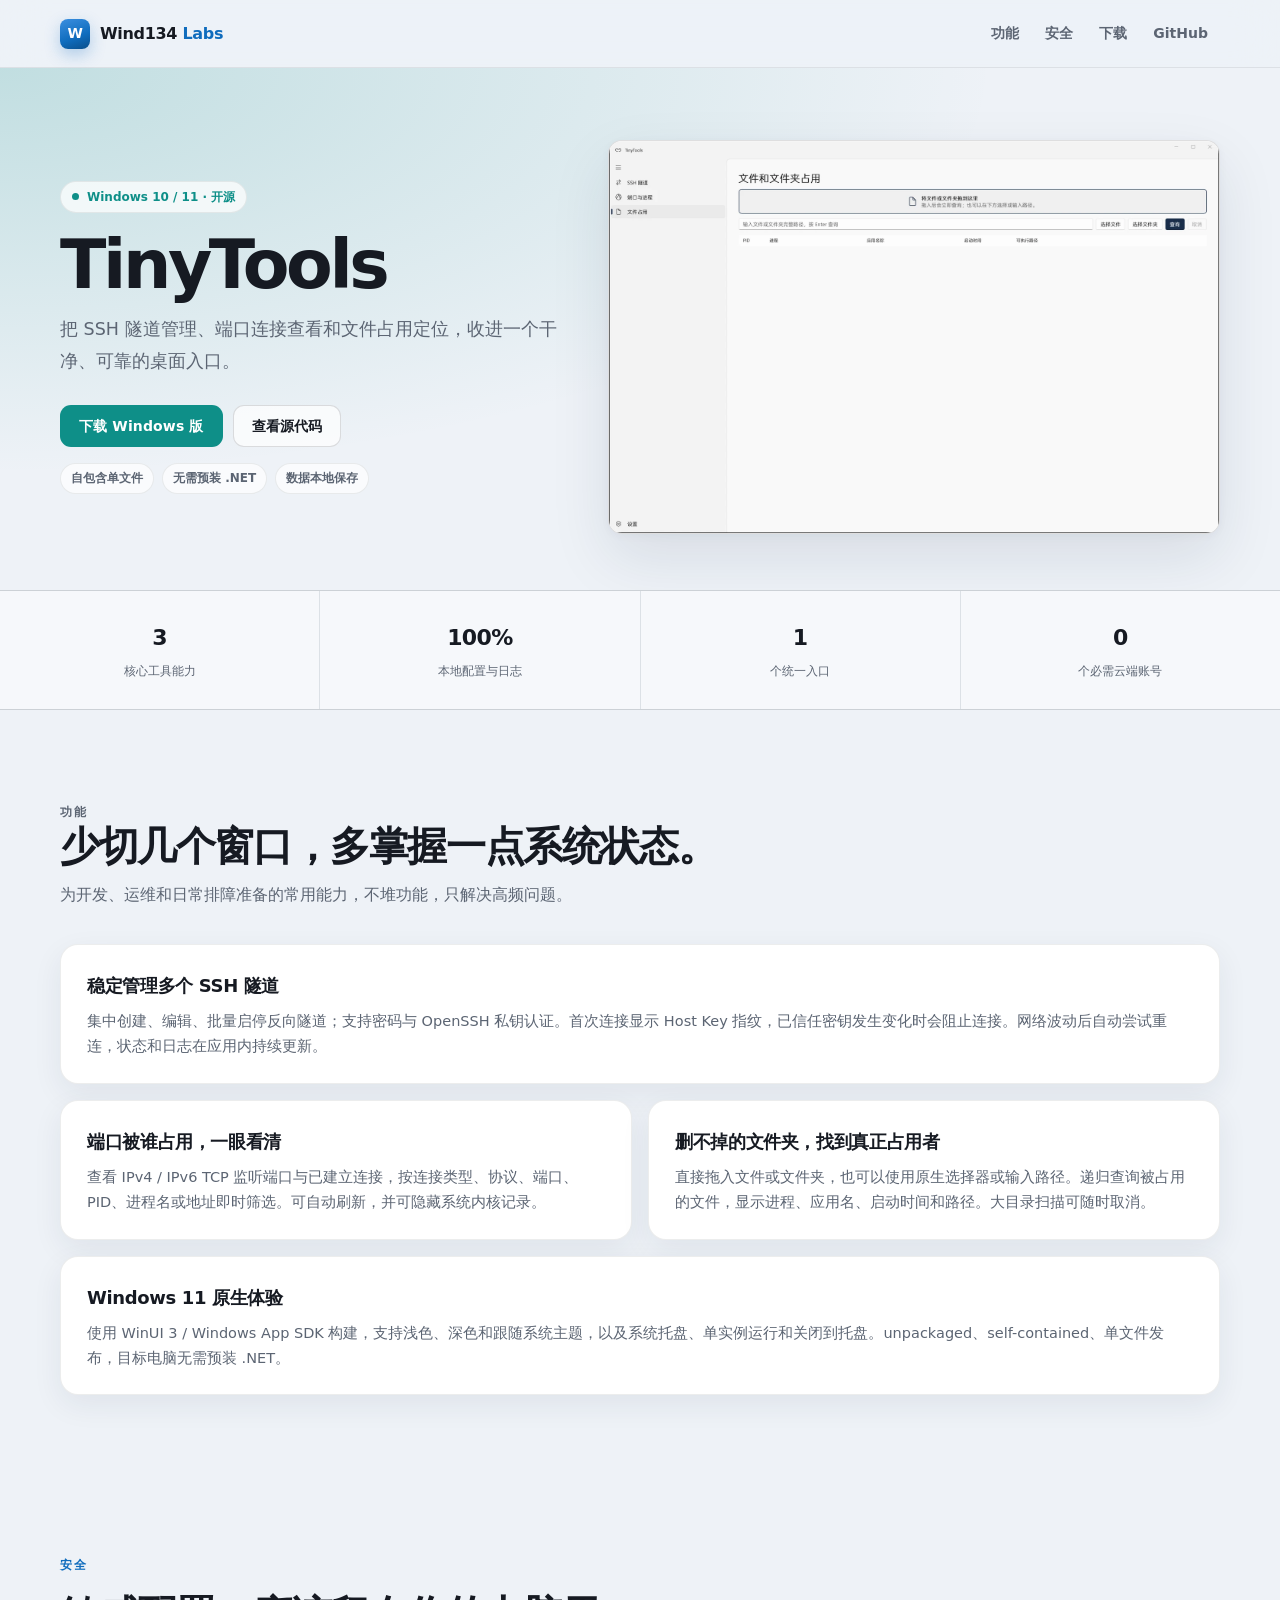
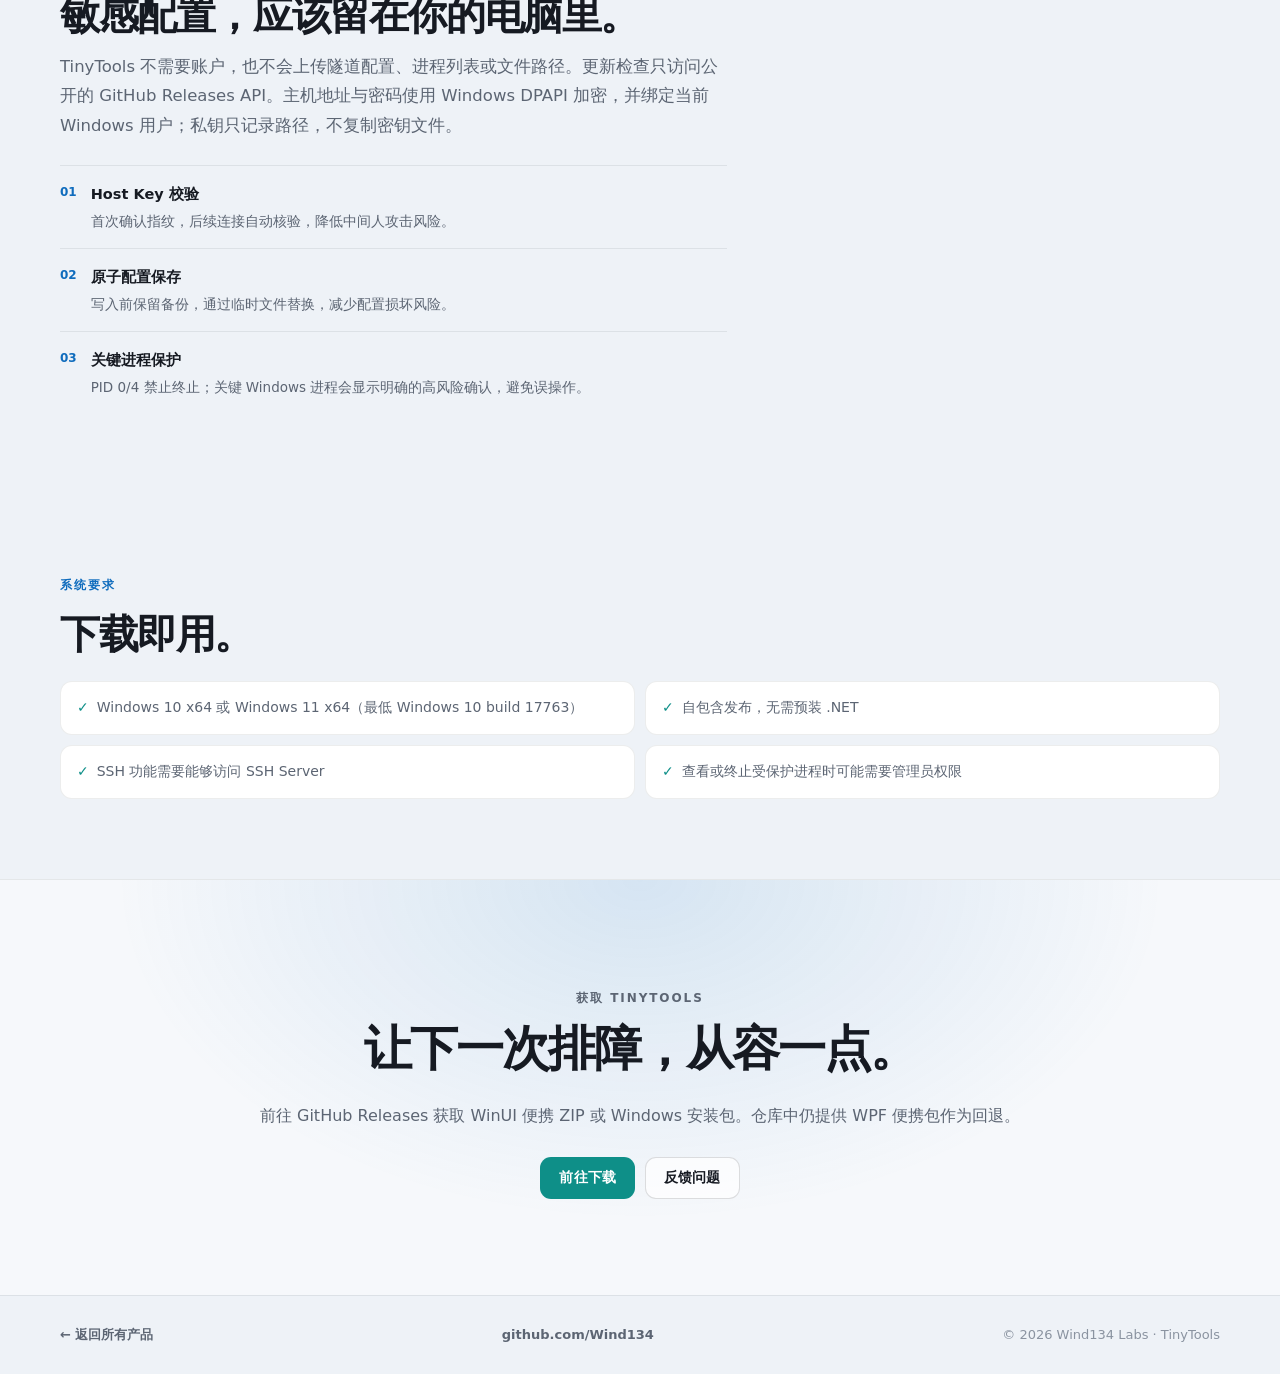
<file: tinytools/index.html>
<!doctype html>
<html lang="zh-CN">
<head>
  <meta charset="utf-8">
  <meta name="viewport" content="width=device-width, initial-scale=1">
  <title>TinyTools — 一个入口，管理 SSH 隧道与系统占用</title>
  <meta name="description" content="TinyTools 是面向 Windows 10/11 的轻量桌面工具集，集成 SSH 隧道管理、端口连接查看和文件/文件夹占用查询。">
  <meta name="theme-color" content="#eef2f7" media="(prefers-color-scheme: light)">
  <meta name="theme-color" content="#0b0f14" media="(prefers-color-scheme: dark)">
  <meta property="og:title" content="TinyTools — Windows 桌面工具集">
  <meta property="og:description" content="SSH 隧道、端口连接和文件占用，一个入口集中管理。">
  <meta property="og:type" content="website">
  <meta property="og:url" content="https://wind134.github.io/site/tinytools/">
  <meta property="og:image" content="https://wind134.github.io/site/assets/og-products.png">
  <meta name="twitter:card" content="summary_large_image">
  <link rel="icon" href="../assets/tinytools.ico">
  <link rel="stylesheet" href="../assets/site.css">
</head>
<body>
  <a class="skip" href="#features">跳到功能</a>
  <header class="site-header">
    <a class="wordmark" href="../" aria-label="返回 Wind134 Labs 首页">
      <span class="wordmark-mark">W</span>
      <span>Wind134 <b>Labs</b></span>
    </a>
    <nav aria-label="主导航">
      <a href="#features">功能</a>
      <a href="#security">安全</a>
      <a href="#download">下载</a>
      <a href="https://github.com/Wind134/SSH-Tunnel-Manager" target="_blank" rel="noopener">GitHub</a>
    </nav>
  </header>

  <main>
    <section class="page-hero page-tiny">
      <div class="page-hero-inner">
        <div>
          <div class="badge"><i></i> Windows 10 / 11 · 开源</div>
          <h1>TinyTools</h1>
          <p class="lede">把 SSH 隧道管理、端口连接查看和文件占用定位，收进一个干净、可靠的桌面入口。</p>
          <div class="actions">
            <a class="btn btn-tiny" href="https://github.com/Wind134/SSH-Tunnel-Manager/releases/latest" target="_blank" rel="noopener">下载 Windows 版</a>
            <a class="btn btn-ghost" href="https://github.com/Wind134/SSH-Tunnel-Manager" target="_blank" rel="noopener">查看源代码</a>
          </div>
          <div class="meta"><span>自包含单文件</span><span>无需预装 .NET</span><span>数据本地保存</span></div>
        </div>
        <figure class="shot" data-screenshot="ssh-tunnel-manager" data-base="../assets/screenshots/" data-alt="TinyTools 应用界面截图。">
          <div class="shot-frame is-placeholder">
            <div class="shot-placeholder">
              <div class="mark" aria-hidden="true">T</div>
              <h3>TinyTools</h3>
              <p>截图即将更新</p>
            </div>
          </div>
        </figure>
      </div>
    </section>

    <section class="trust" aria-label="产品要点">
      <div><strong>3</strong><span>核心工具能力</span></div>
      <div><strong>100%</strong><span>本地配置与日志</span></div>
      <div><strong>1</strong><span>个统一入口</span></div>
      <div><strong>0</strong><span>个必需云端账号</span></div>
    </section>

    <section class="section" id="features">
      <div class="section-head">
        <p class="kicker">功能</p>
        <h2>少切几个窗口，多掌握一点系统状态。</h2>
        <p>为开发、运维和日常排障准备的常用能力，不堆功能，只解决高频问题。</p>
      </div>
      <div class="bento">
        <article class="card wide">
          <h3>稳定管理多个 SSH 隧道</h3>
          <p>集中创建、编辑、批量启停反向隧道；支持密码与 OpenSSH 私钥认证。首次连接显示 Host Key 指纹，已信任密钥发生变化时会阻止连接。网络波动后自动尝试重连，状态和日志在应用内持续更新。</p>
        </article>
        <article class="card">
          <h3>端口被谁占用，一眼看清</h3>
          <p>查看 IPv4 / IPv6 TCP 监听端口与已建立连接，按连接类型、协议、端口、PID、进程名或地址即时筛选。可自动刷新，并可隐藏系统内核记录。</p>
        </article>
        <article class="card">
          <h3>删不掉的文件夹，找到真正占用者</h3>
          <p>直接拖入文件或文件夹，也可以使用原生选择器或输入路径。递归查询被占用的文件，显示进程、应用名、启动时间和路径。大目录扫描可随时取消。</p>
        </article>
        <article class="card wide">
          <h3>Windows 11 原生体验</h3>
          <p>使用 WinUI 3 / Windows App SDK 构建，支持浅色、深色和跟随系统主题，以及系统托盘、单实例运行和关闭到托盘。unpackaged、self-contained、单文件发布，目标电脑无需预装 .NET。</p>
        </article>
      </div>
    </section>

    <section class="section" id="security">
      <div class="security">
        <div>
          <p class="kicker">安全</p>
          <h2>敏感配置，应该留在你的电脑里。</h2>
          <p class="lede">TinyTools 不需要账户，也不会上传隧道配置、进程列表或文件路径。更新检查只访问公开的 GitHub Releases API。主机地址与密码使用 Windows DPAPI 加密，并绑定当前 Windows 用户；私钥只记录路径，不复制密钥文件。</p>
          <ul>
            <li><span>01</span><div><b>Host Key 校验</b><small>首次确认指纹，后续连接自动核验，降低中间人攻击风险。</small></div></li>
            <li><span>02</span><div><b>原子配置保存</b><small>写入前保留备份，通过临时文件替换，减少配置损坏风险。</small></div></li>
            <li><span>03</span><div><b>关键进程保护</b><small>PID 0/4 禁止终止；关键 Windows 进程会显示明确的高风险确认，避免误操作。</small></div></li>
          </ul>
        </div>
      </div>
    </section>

    <section class="section req">
      <p class="kicker">系统要求</p>
      <h2>下载即用。</h2>
      <ul>
        <li>Windows 10 x64 或 Windows 11 x64（最低 Windows 10 build 17763）</li>
        <li>自包含发布，无需预装 .NET</li>
        <li>SSH 功能需要能够访问 SSH Server</li>
        <li>查看或终止受保护进程时可能需要管理员权限</li>
      </ul>
    </section>

    <section class="download" id="download">
      <p class="kicker">获取 TinyTools</p>
      <h2>让下一次排障，从容一点。</h2>
      <p>前往 GitHub Releases 获取 WinUI 便携 ZIP 或 Windows 安装包。仓库中仍提供 WPF 便携包作为回退。</p>
      <div class="actions">
        <a class="btn btn-tiny" href="https://github.com/Wind134/SSH-Tunnel-Manager/releases/latest" target="_blank" rel="noopener">前往下载</a>
        <a class="btn btn-ghost" href="https://github.com/Wind134/SSH-Tunnel-Manager/issues" target="_blank" rel="noopener">反馈问题</a>
      </div>
    </section>
  </main>

  <footer class="site-footer">
    <a href="../">← 返回所有产品</a>
    <a href="https://github.com/Wind134" target="_blank" rel="noopener">github.com/Wind134</a>
    <span>© 2026 Wind134 Labs · TinyTools</span>
  </footer>
  <script src="../assets/site.js" defer></script>
</body>
</html>
</file>
<file: assets/site.css>
/* Wind134 Labs — product site
   Fluent-inspired, light + dark via prefers-color-scheme */
:root {
  --bg: #eef2f7;
  --bg-soft: #f6f8fb;
  --surface: rgba(255, 255, 255, 0.72);
  --surface-solid: #ffffff;
  --text: #161a22;
  --muted: #5c6573;
  --faint: #8a93a0;
  --line: rgba(22, 26, 34, 0.08);
  --line-strong: rgba(22, 26, 34, 0.14);
  --shadow: 0 24px 60px rgba(24, 39, 68, 0.10), 0 2px 8px rgba(24, 39, 68, 0.04);
  --shadow-soft: 0 10px 30px rgba(24, 39, 68, 0.07);
  --accent: #0f6cbd;
  --accent-hover: #0c5aa0;
  --accent-soft: #e8f3fc;
  --mail: #0f6cbd;
  --clip: #b7791f;
  --tiny: #0e8f88;
  --radius: 18px;
  --radius-sm: 12px;
  --header-h: 68px;
  --max: 1160px;
  --font: "Segoe UI Variable", "Segoe UI", "Microsoft YaHei UI", "PingFang SC",
    "Noto Sans SC", system-ui, -apple-system, sans-serif;
  color-scheme: light;
}

@media (prefers-color-scheme: dark) {
  :root {
    --bg: #0b0f14;
    --bg-soft: #12171e;
    --surface: rgba(22, 28, 36, 0.72);
    --surface-solid: #161c24;
    --text: #e9eef4;
    --muted: #9aa4b2;
    --faint: #7a8491;
    --line: rgba(255, 255, 255, 0.08);
    --line-strong: rgba(255, 255, 255, 0.14);
    --shadow: 0 24px 60px rgba(0, 0, 0, 0.45), 0 2px 8px rgba(0, 0, 0, 0.25);
    --shadow-soft: 0 10px 30px rgba(0, 0, 0, 0.28);
    --accent: #62a8e8;
    --accent-hover: #8bbcf0;
    --accent-soft: rgba(98, 168, 232, 0.12);
    --mail: #62a8e8;
    --clip: #e0b05a;
    --tiny: #4ecdc4;
    color-scheme: dark;
  }
}

* { box-sizing: border-box; }
html { scroll-behavior: smooth; }
body {
  margin: 0;
  color: var(--text);
  background: var(--bg);
  font-family: var(--font);
  font-size: 16px;
  line-height: 1.7;
  -webkit-font-smoothing: antialiased;
  text-rendering: optimizeLegibility;
}
img { max-width: 100%; height: auto; display: block; }
h1, h2 { text-wrap: balance; }
.hero-lead, .lede { text-wrap: pretty; }
a { color: var(--accent); text-decoration: none; }
a:hover { color: var(--accent-hover); }
button { font-family: inherit; }

.skip {
  position: absolute;
  left: 16px;
  top: 12px;
  width: 1px; height: 1px;
  padding: 0; margin: -1px;
  overflow: hidden;
  clip: rect(0, 0, 0, 0);
  white-space: nowrap;
  border: 0;
  color: #fff;
  background: var(--accent);
  z-index: 100;
}
.skip:focus, .skip:focus-visible {
  width: auto; height: auto;
  margin: 0;
  padding: 8px 14px;
  clip: auto;
  overflow: visible;
  border-radius: 8px;
  color: #fff;
}

/* Header */
.site-header {
  position: sticky; top: 0; z-index: 40;
  height: var(--header-h);
  display: flex; align-items: center; justify-content: space-between;
  padding: 0 max(20px, calc((100vw - var(--max)) / 2));
  border-bottom: 1px solid var(--line);
  background: color-mix(in srgb, var(--bg) 72%, transparent);
  backdrop-filter: saturate(1.4) blur(22px);
  -webkit-backdrop-filter: saturate(1.4) blur(22px);
}
.wordmark {
  display: inline-flex; align-items: center; gap: 10px;
  color: var(--text); font-weight: 650; font-size: 16px; letter-spacing: -0.02em;
}
.wordmark:hover { color: var(--text); }
.wordmark b { font-weight: 650; color: var(--accent); }
.wordmark-mark {
  width: 30px; height: 30px; display: grid; place-items: center;
  border-radius: 8px; color: #fff; font-size: 14px; font-weight: 700;
  background: linear-gradient(160deg, #3b8fe0, #0f6cbd 60%, #0a4e8a);
  box-shadow: 0 6px 16px rgba(15, 108, 189, 0.28);
}
.site-header nav { display: flex; align-items: center; gap: 2px; }
.site-header nav a {
  padding: 8px 12px; border-radius: 9px;
  color: var(--muted); font-size: 14px; font-weight: 600;
}
.site-header nav a:hover { color: var(--text); background: color-mix(in srgb, var(--text) 5%, transparent); }

/* Buttons */
.btn {
  display: inline-flex; align-items: center; justify-content: center; gap: 8px;
  min-height: 42px; padding: 0 18px; border-radius: 11px;
  font-size: 14px; font-weight: 650; letter-spacing: 0.01em;
  border: 1px solid transparent; color: inherit;
  transition: transform .18s ease, background .18s ease, border-color .18s ease, box-shadow .18s ease;
}
.btn:hover { transform: translateY(-1px); color: inherit; }
.btn-primary {
  color: #fff; background: var(--text);
  box-shadow: 0 8px 20px color-mix(in srgb, var(--text) 18%, transparent);
}
.btn-primary:hover { background: color-mix(in srgb, var(--text) 86%, white); color: #fff; }
.btn-ghost {
  color: var(--text);
  background: color-mix(in srgb, var(--surface-solid) 70%, transparent);
  border-color: var(--line-strong);
}
.btn-ghost:hover { background: var(--surface-solid); border-color: color-mix(in srgb, var(--text) 22%, transparent); }
.btn-mail { background: var(--mail); color: #fff; }
.btn-mail:hover { background: color-mix(in srgb, var(--mail) 86%, black); color: #fff; }
.btn-clip { background: var(--clip); color: #fff; }
.btn-clip:hover { background: color-mix(in srgb, var(--clip) 86%, black); color: #fff; }
.btn-tiny { background: var(--tiny); color: #fff; }
.btn-tiny:hover { background: color-mix(in srgb, var(--tiny) 86%, black); color: #fff; }
.actions { display: flex; flex-wrap: wrap; gap: 10px; }

/* Hero */
.hero {
  position: relative;
  overflow: hidden;
  padding: 84px max(20px, calc((100vw - var(--max)) / 2)) 72px;
}
.hero::before {
  content: "";
  position: absolute; inset: -20% -10% auto -10%; height: 70%;
  background:
    radial-gradient(ellipse at 12% 20%, color-mix(in srgb, var(--mail) 22%, transparent), transparent 50%),
    radial-gradient(ellipse at 80% 0%, color-mix(in srgb, var(--tiny) 16%, transparent), transparent 48%),
    radial-gradient(ellipse at 50% 80%, color-mix(in srgb, var(--clip) 12%, transparent), transparent 46%);
  pointer-events: none;
  z-index: 0;
}
.hero-inner { position: relative; z-index: 1; max-width: 760px; }
.kicker {
  margin: 0 0 16px;
  color: var(--accent);
  font-size: 12px; font-weight: 700;
  letter-spacing: 0.16em;
  text-transform: uppercase;
}
.hero h1 {
  margin: 0;
  font-size: clamp(40px, 6.4vw, 72px);
  line-height: 1.08;
  letter-spacing: -0.045em;
  font-weight: 700;
}
.hero-lead {
  max-width: 640px;
  margin: 22px 0 0;
  color: var(--muted);
  font-size: 18px;
  line-height: 1.8;
}
.hero .actions { margin-top: 32px; }

.principles {
  display: grid;
  grid-template-columns: repeat(3, 1fr);
  gap: 1px;
  margin: 0 max(20px, calc((100vw - var(--max)) / 2)) 12px;
  border: 1px solid var(--line);
  border-radius: var(--radius);
  overflow: hidden;
  background: var(--line);
}
.principles article {
  padding: 22px 24px;
  background: var(--surface-solid);
}
.principles h2 {
  margin: 0 0 6px;
  font-size: 14px;
  letter-spacing: -0.01em;
}
.principles p { margin: 0; color: var(--muted); font-size: 13.5px; line-height: 1.65; }

/* Showcase */
.showcase {
  display: grid;
  grid-template-columns: 0.92fr 1.08fr;
  gap: 56px;
  align-items: center;
  padding: 88px max(20px, calc((100vw - var(--max)) / 2));
}
.showcase:nth-of-type(even) { grid-template-columns: 1.08fr 0.92fr; }
.showcase:nth-of-type(even) .showcase-copy { order: 2; }
.showcase + .showcase {
  border-top: 1px solid var(--line);
  padding-top: 88px;
}
.eyebrow {
  margin: 0 0 12px;
  color: var(--faint);
  font-size: 12px; font-weight: 700;
  letter-spacing: 0.12em;
  text-transform: uppercase;
}
.showcase.mail .eyebrow { color: var(--mail); }
.showcase.clip .eyebrow { color: var(--clip); }
.showcase.tiny .eyebrow { color: var(--tiny); }
.showcase-copy h2 {
  margin: 0;
  font-size: clamp(32px, 4vw, 46px);
  letter-spacing: -0.04em;
  line-height: 1.12;
}
.lede {
  margin: 14px 0 0;
  color: var(--muted);
  font-size: 16.5px;
  line-height: 1.8;
}
.features {
  margin: 22px 0 0;
  padding: 0;
  list-style: none;
  display: grid;
  gap: 10px;
}
.features li {
  position: relative;
  padding-left: 22px;
  color: var(--text);
  font-size: 14.5px;
  line-height: 1.6;
}
.features li::before {
  content: "";
  position: absolute; left: 0; top: 0.55em;
  width: 8px; height: 8px; border-radius: 50%;
  background: var(--accent);
}
.showcase.mail .features li::before { background: var(--mail); }
.showcase.clip .features li::before { background: var(--clip); }
.showcase.tiny .features li::before { background: var(--tiny); }
.showcase-copy .actions { margin-top: 26px; }
.meta {
  display: flex; flex-wrap: wrap; gap: 8px;
  margin-top: 16px;
}
.meta span {
  padding: 4px 10px;
  border-radius: 999px;
  border: 1px solid var(--line);
  background: color-mix(in srgb, var(--surface-solid) 70%, transparent);
  color: var(--muted);
  font-size: 12px; font-weight: 600;
}

/* Screenshot frame */
.shot {
  margin: 0;
  position: relative;
}
.shot-frame {
  position: relative;
  border-radius: 14px;
  overflow: hidden;
  background: var(--surface-solid);
  border: 1px solid var(--line-strong);
  box-shadow: var(--shadow);
}
.shot-frame img {
  width: 100%;
  cursor: zoom-in;
}
.shot-frame.clip-shot img {
  object-fit: cover;
  object-position: top center;
  max-height: 640px;
}
.shot a:focus-visible img,
.shot-frame:has(a:focus-visible) {
  outline: 3px solid color-mix(in srgb, var(--accent) 50%, transparent);
  outline-offset: 3px;
}

/* TinyTools placeholder */
.shot-placeholder {
  min-height: 420px;
  display: grid;
  place-items: center;
  padding: 48px 28px;
  background:
    radial-gradient(circle at 80% 20%, color-mix(in srgb, var(--tiny) 18%, transparent), transparent 42%),
    linear-gradient(180deg, color-mix(in srgb, var(--tiny) 7%, var(--surface-solid)), var(--surface-solid));
  text-align: center;
}
.shot-placeholder .mark {
  width: 64px; height: 64px; margin: 0 auto 18px;
  display: grid; place-items: center;
  border-radius: 16px; color: #fff; font-size: 28px; font-weight: 750;
  background: linear-gradient(145deg, #2ec4b6, #0e8f88);
  box-shadow: 0 16px 32px rgba(14, 143, 136, 0.28);
}
.shot-placeholder h3 { margin: 0; font-size: 22px; letter-spacing: -0.03em; }
.shot-placeholder p { margin: 8px 0 0; color: var(--muted); font-size: 14px; }

/* Footer */
.site-footer {
  display: flex; justify-content: space-between; align-items: center;
  flex-wrap: wrap; gap: 12px 24px;
  padding: 28px max(20px, calc((100vw - var(--max)) / 2));
  border-top: 1px solid var(--line);
  color: var(--faint);
  font-size: 13px;
}
.site-footer a { color: var(--muted); font-weight: 600; }
.site-footer a:hover { color: var(--text); }

/* Lightbox */
.lightbox {
  position: fixed; inset: 0; z-index: 80;
  display: grid; place-items: center;
  padding: 32px 20px;
  background: rgba(8, 12, 18, 0.78);
  backdrop-filter: blur(14px);
  -webkit-backdrop-filter: blur(14px);
  cursor: zoom-out;
}
.lightbox[hidden] { display: none; }
.lightbox img {
  max-width: min(1600px, 100%);
  max-height: calc(100vh - 64px);
  width: auto; height: auto;
  border-radius: 12px;
  box-shadow: 0 30px 80px rgba(0, 0, 0, 0.45);
  cursor: default;
}
.lightbox-close {
  position: absolute; top: 16px; right: 16px;
  width: 40px; height: 40px;
  border: 0; border-radius: 999px;
  background: rgba(255, 255, 255, 0.14);
  color: #fff; font-size: 24px; cursor: pointer;
}
.lightbox-close:hover { background: rgba(255, 255, 255, 0.24); }

/* Product pages */
.page-hero {
  position: relative;
  overflow: hidden;
  padding: 72px max(20px, calc((100vw - var(--max)) / 2)) 56px;
}
.page-hero::before {
  content: "";
  position: absolute; inset: 0 auto auto 0; width: 100%; height: 100%;
  pointer-events: none;
}
.page-mail::before {
  background: radial-gradient(ellipse at 0% 0%, color-mix(in srgb, var(--mail) 20%, transparent), transparent 55%);
}
.page-clip::before {
  background: radial-gradient(ellipse at 0% 0%, color-mix(in srgb, var(--clip) 20%, transparent), transparent 55%);
}
.page-tiny::before {
  background: radial-gradient(ellipse at 0% 0%, color-mix(in srgb, var(--tiny) 20%, transparent), transparent 55%);
}
.page-hero-inner {
  position: relative;
  display: grid;
  grid-template-columns: 0.9fr 1.1fr;
  gap: 48px;
  align-items: center;
}
.badge {
  display: inline-flex; align-items: center; gap: 8px;
  margin-bottom: 16px;
  padding: 5px 11px;
  border-radius: 999px;
  border: 1px solid var(--line);
  background: var(--surface);
  color: var(--muted);
  font-size: 12px; font-weight: 700;
}
.badge i {
  width: 7px; height: 7px; border-radius: 50%;
  background: currentColor;
}
.page-mail .badge { color: var(--mail); }
.page-clip .badge { color: var(--clip); }
.page-tiny .badge { color: var(--tiny); }
.page-hero h1 {
  margin: 0;
  font-size: clamp(42px, 6vw, 68px);
  letter-spacing: -0.05em;
  line-height: 1.05;
}
.page-hero .lede { font-size: 17.5px; }
.page-hero .actions { margin-top: 28px; }
.page-hero .shot { margin-top: 0; }

.section {
  padding: 80px max(20px, calc((100vw - var(--max)) / 2));
}
.section h2 {
  margin: 0;
  font-size: clamp(28px, 3.6vw, 40px);
  letter-spacing: -0.035em;
  line-height: 1.15;
}
.section > .lede, .section-head p {
  max-width: 640px;
  margin: 12px 0 0;
  color: var(--muted);
}
.bento {
  display: grid;
  grid-template-columns: 1fr 1fr;
  gap: 16px;
  margin-top: 36px;
}
.card {
  padding: 26px 26px 24px;
  border-radius: var(--radius);
  border: 1px solid var(--line);
  background: var(--surface-solid);
  box-shadow: var(--shadow-soft);
}
.card h3 { margin: 0 0 8px; font-size: 18px; letter-spacing: -0.02em; }
.card p { margin: 0; color: var(--muted); font-size: 14.5px; line-height: 1.7; }
.card.wide { grid-column: span 2; }

.trust {
  display: grid;
  grid-template-columns: repeat(4, 1fr);
  gap: 1px;
  background: var(--line);
  border-top: 1px solid var(--line);
  border-bottom: 1px solid var(--line);
}
.trust div {
  padding: 28px 16px;
  text-align: center;
  background: var(--bg-soft);
}
.trust strong { display: block; font-size: 22px; letter-spacing: -0.03em; }
.trust span { display: block; margin-top: 4px; color: var(--muted); font-size: 12px; }

.security {
  display: grid;
  grid-template-columns: 1.2fr 0.8fr;
  gap: 48px;
  align-items: start;
}
.security ul { margin: 24px 0 0; padding: 0; list-style: none; }
.security li {
  display: flex; gap: 14px;
  padding: 16px 0;
  border-top: 1px solid var(--line);
}
.security li > span {
  color: var(--accent);
  font-size: 12px; font-weight: 700;
  font-variant-numeric: tabular-nums;
}
.security li b { display: block; font-size: 14.5px; }
.security li small { display: block; margin-top: 4px; color: var(--muted); line-height: 1.6; font-size: 13.5px; }

.download {
  text-align: center;
  padding: 96px 24px;
  background:
    radial-gradient(ellipse at 50% 0%, color-mix(in srgb, var(--accent) 14%, transparent), transparent 58%),
    var(--bg-soft);
  border-top: 1px solid var(--line);
}
.download h2 { margin: 0; font-size: clamp(32px, 4.4vw, 48px); letter-spacing: -0.04em; }
.download p { margin: 12px 0 0; color: var(--muted); }
.download .actions { justify-content: center; margin-top: 28px; }

.req ul {
  margin: 24px 0 0; padding: 0; list-style: none;
  display: grid; grid-template-columns: 1fr 1fr; gap: 10px;
}
.req li {
  padding: 14px 16px;
  border-radius: 12px;
  border: 1px solid var(--line);
  background: var(--surface-solid);
  color: var(--muted);
  font-size: 14px;
}
.req li::before { content: "✓"; margin-right: 8px; color: var(--tiny); font-weight: 700; }

/* Responsive */
@media (max-width: 900px) {
  .showcase,
  .showcase:nth-of-type(even),
  .page-hero-inner,
  .security {
    grid-template-columns: 1fr;
    gap: 32px;
  }
  .showcase:nth-of-type(even) .showcase-copy { order: 0; }
  .principles, .trust { grid-template-columns: 1fr; }
  .principles { margin-inline: 20px; }
  .shot-frame.clip-shot img { max-height: 520px; }
}
.break-sm { display: none; }
@media (max-width: 640px) {
  .break-sm { display: block; }
  .site-header nav .nav-hide { display: none; }
  .hero { padding-top: 56px; padding-bottom: 48px; }
  .hero h1 { font-size: 40px; }
  .hero-lead { font-size: 16px; }
  .showcase, .showcase + .showcase, .section { padding-top: 56px; padding-bottom: 56px; }
  .actions { flex-direction: column; align-items: stretch; }
  .bento, .req ul { grid-template-columns: 1fr; }
  .card.wide { grid-column: auto; }
  .site-footer { flex-direction: column; align-items: flex-start; }
  .shot-placeholder { min-height: 320px; }
}
@media (prefers-reduced-motion: reduce) {
  html { scroll-behavior: auto; }
  *, *::before, *::after {
    transition-duration: 0.01ms !important;
    animation-duration: 0.01ms !important;
  }
  .btn:hover { transform: none; }
}
</file>
